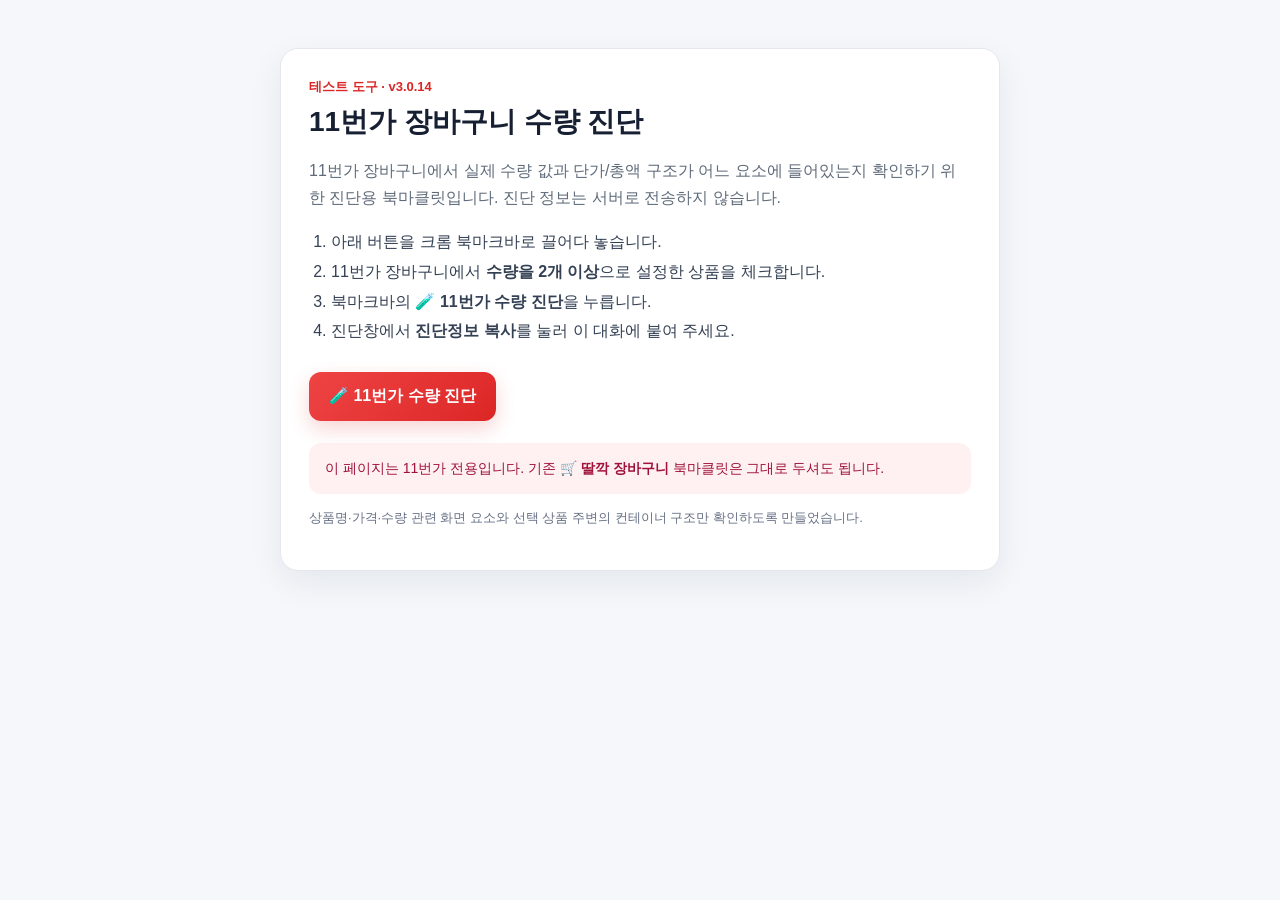
<file: 11st-diagnose.html>
<!DOCTYPE html>
<html lang="ko">
<head>
  <meta charset="UTF-8">
  <meta name="viewport" content="width=device-width, initial-scale=1">
  <title>11번가 수량 진단 | 딸깍 장바구니품의서</title>
  <style>
    *{box-sizing:border-box}
    body{margin:0;background:#f5f7fb;color:#172033;font-family:Pretendard,"Malgun Gothic",sans-serif}
    .wrap{max-width:760px;margin:48px auto;padding:0 20px}
    .card{background:#fff;border:1px solid #e4e7ec;border-radius:18px;padding:28px;box-shadow:0 12px 34px rgba(15,23,42,.07)}
    .eyebrow{font-size:13px;font-weight:800;color:#dc2626}
    h1{margin:7px 0 8px;font-size:28px}
    p{line-height:1.7;color:#5f6b7a}
    ol{padding-left:22px;line-height:1.85;color:#344054}
    .bookmarklet{display:inline-flex;align-items:center;justify-content:center;margin:10px 0 4px;padding:14px 20px;border-radius:12px;
      background:linear-gradient(135deg,#ef4444,#dc2626);color:#fff;text-decoration:none;font-weight:850;box-shadow:0 8px 20px rgba(220,38,38,.2);cursor:grab}
    .note{margin-top:18px;padding:14px 16px;border-radius:12px;background:#fff1f2;color:#9f1239;font-size:14px;line-height:1.65}
    .small{font-size:13px;color:#667085}
  </style>
</head>
<body>
  <main class="wrap">
    <section class="card">
      <span class="eyebrow">테스트 도구 · v3.0.14</span>
      <h1>11번가 장바구니 수량 진단</h1>
      <p>11번가 장바구니에서 실제 수량 값과 단가/총액 구조가 어느 요소에 들어있는지 확인하기 위한 진단용 북마클릿입니다. 진단 정보는 서버로 전송하지 않습니다.</p>
      <ol>
        <li>아래 버튼을 크롬 북마크바로 끌어다 놓습니다.</li>
        <li>11번가 장바구니에서 <b>수량을 2개 이상</b>으로 설정한 상품을 체크합니다.</li>
        <li>북마크바의 <b>🧪 11번가 수량 진단</b>을 누릅니다.</li>
        <li>진단창에서 <b>진단정보 복사</b>를 눌러 이 대화에 붙여 주세요.</li>
      </ol>
      <a id="elevenDiagnoseBookmarklet" class="bookmarklet" href="#">🧪 11번가 수량 진단</a>
      <div class="note">이 페이지는 11번가 전용입니다. 기존 <b>🛒 딸깍 장바구니</b> 북마클릿은 그대로 두셔도 됩니다.</div>
      <p class="small">상품명·가격·수량 관련 화면 요소와 선택 상품 주변의 컨테이너 구조만 확인하도록 만들었습니다.</p>
    </section>
  </main>
  <script>
    (function(){
      var url = new URL('./11st-diagnose.js', location.href).href.split('#')[0].split('?')[0];
      var code = "javascript:(function(){var old=document.getElementById('ddalkkak-11st-diagnose');if(old)old.remove();var s=document.createElement('script');s.id='ddalkkak-11st-diagnose';s.src='" + url + "?t='+Date.now();document.head.appendChild(s);})();";
      document.getElementById('elevenDiagnoseBookmarklet').href = code;
    })();
  </script>
</body>
</html>
</file>
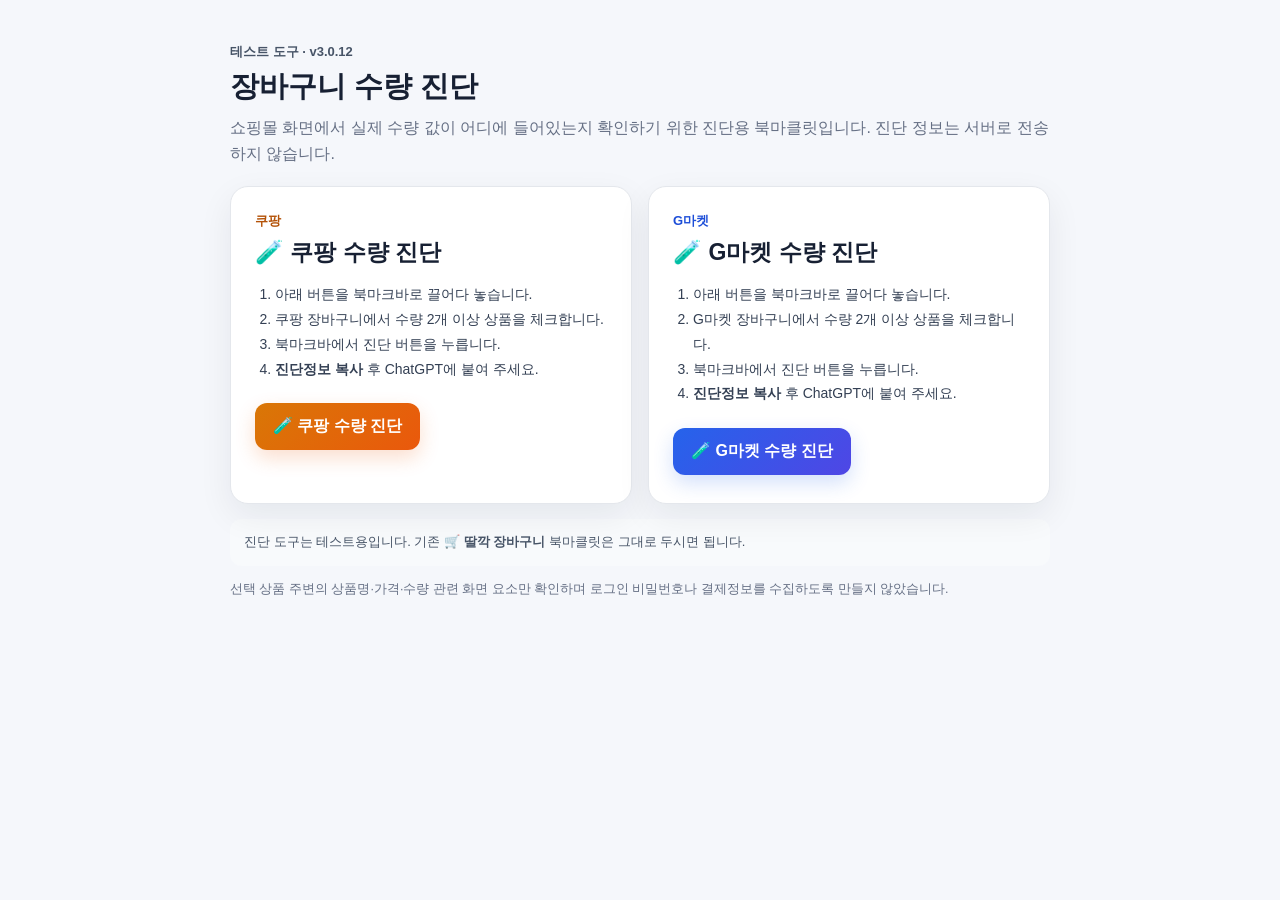
<file: diagnose.html>
<!DOCTYPE html>
<html lang="ko">
<head>
  <meta charset="UTF-8">
  <meta name="viewport" content="width=device-width, initial-scale=1">
  <title>쇼핑몰 수량 진단 | 딸깍 장바구니품의서</title>
  <style>
    *{box-sizing:border-box}
    body{margin:0;background:#f5f7fb;color:#172033;font-family:Pretendard,"Malgun Gothic",sans-serif}
    .wrap{max-width:860px;margin:42px auto;padding:0 20px}
    .hero{margin-bottom:18px}
    .hero .eyebrow{font-size:13px;font-weight:800;color:#475467}
    .hero h1{margin:6px 0 8px;font-size:29px}
    .hero p{margin:0;color:#667085;line-height:1.65}
    .grid{display:grid;grid-template-columns:1fr 1fr;gap:16px}
    .card{background:#fff;border:1px solid #e4e7ec;border-radius:18px;padding:24px;box-shadow:0 12px 34px rgba(15,23,42,.07)}
    .eyebrow{font-size:13px;font-weight:800}
    .coupang .eyebrow{color:#b45309}.gmarket .eyebrow{color:#1d4ed8}
    h2{margin:7px 0 8px;font-size:23px}
    p{line-height:1.65;color:#5f6b7a}
    ol{padding-left:20px;line-height:1.78;color:#344054;font-size:14px}
    .bookmarklet{display:inline-flex;align-items:center;justify-content:center;margin:8px 0 4px;padding:13px 18px;border-radius:12px;color:#fff;text-decoration:none;font-weight:850;cursor:grab}
    .coupang .bookmarklet{background:linear-gradient(135deg,#d97706,#ea580c);box-shadow:0 8px 20px rgba(234,88,12,.2)}
    .gmarket .bookmarklet{background:linear-gradient(135deg,#2563eb,#4f46e5);box-shadow:0 8px 20px rgba(37,99,235,.2)}
    .note{margin-top:15px;padding:13px 14px;border-radius:12px;background:#f8fafc;color:#475467;font-size:13px;line-height:1.6}
    .small{font-size:12.5px;color:#667085;margin-bottom:0}
    @media(max-width:760px){.grid{grid-template-columns:1fr}}
  </style>
</head>
<body>
  <main class="wrap">
    <div class="hero">
      <span class="eyebrow">테스트 도구 · v3.0.12</span>
      <h1>장바구니 수량 진단</h1>
      <p>쇼핑몰 화면에서 실제 수량 값이 어디에 들어있는지 확인하기 위한 진단용 북마클릿입니다. 진단 정보는 서버로 전송하지 않습니다.</p>
    </div>

    <div class="grid">
      <section class="card coupang">
        <span class="eyebrow">쿠팡</span>
        <h2>🧪 쿠팡 수량 진단</h2>
        <ol>
          <li>아래 버튼을 북마크바로 끌어다 놓습니다.</li>
          <li>쿠팡 장바구니에서 수량 2개 이상 상품을 체크합니다.</li>
          <li>북마크바에서 진단 버튼을 누릅니다.</li>
          <li><b>진단정보 복사</b> 후 ChatGPT에 붙여 주세요.</li>
        </ol>
        <a id="coupangDiagnoseBookmarklet" class="bookmarklet" href="#">🧪 쿠팡 수량 진단</a>
      </section>

      <section class="card gmarket">
        <span class="eyebrow">G마켓</span>
        <h2>🧪 G마켓 수량 진단</h2>
        <ol>
          <li>아래 버튼을 북마크바로 끌어다 놓습니다.</li>
          <li>G마켓 장바구니에서 수량 2개 이상 상품을 체크합니다.</li>
          <li>북마크바에서 진단 버튼을 누릅니다.</li>
          <li><b>진단정보 복사</b> 후 ChatGPT에 붙여 주세요.</li>
        </ol>
        <a id="gmarketDiagnoseBookmarklet" class="bookmarklet" href="#">🧪 G마켓 수량 진단</a>
      </section>
    </div>

    <div class="note">진단 도구는 테스트용입니다. 기존 <b>🛒 딸깍 장바구니</b> 북마클릿은 그대로 두시면 됩니다.</div>
    <p class="small">선택 상품 주변의 상품명·가격·수량 관련 화면 요소만 확인하며 로그인 비밀번호나 결제정보를 수집하도록 만들지 않았습니다.</p>
  </main>
  <script>
    (function(){
      function setBookmarklet(id, scriptName, scriptId) {
        var url = new URL('./' + scriptName, location.href).href.split('#')[0].split('?')[0];
        var code = "javascript:(function(){var old=document.getElementById('" + scriptId + "');if(old)old.remove();var s=document.createElement('script');s.id='" + scriptId + "';s.src='" + url + "?t='+Date.now();document.head.appendChild(s);})();";
        document.getElementById(id).href = code;
      }
      setBookmarklet('coupangDiagnoseBookmarklet','coupang-diagnose.js','ddalkkak-coupang-diagnose');
      setBookmarklet('gmarketDiagnoseBookmarklet','gmarket-diagnose.js','ddalkkak-gmarket-diagnose');
    })();
  </script>
</body>
</html>
</file>
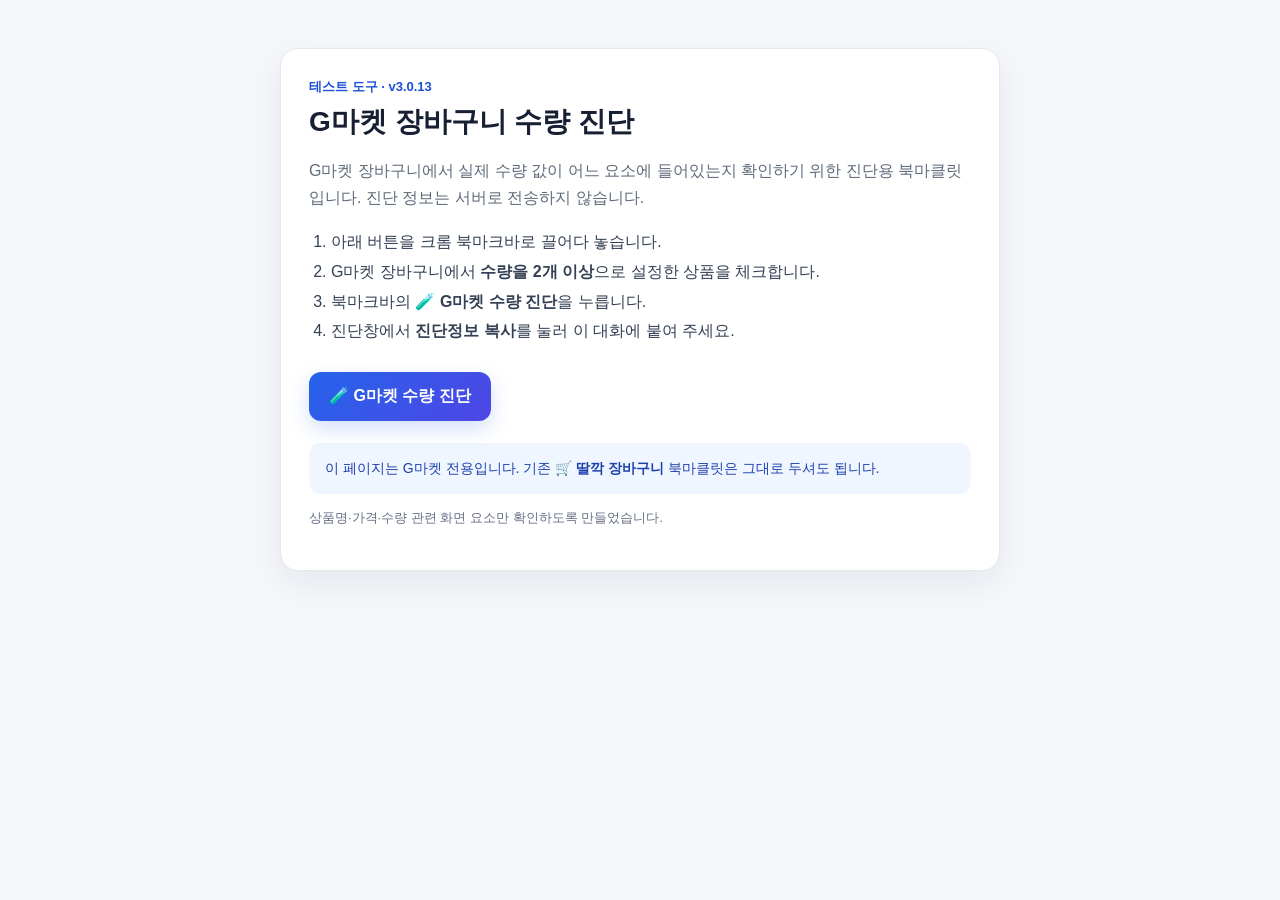
<file: gmarket-diagnose.html>
<!DOCTYPE html>
<html lang="ko">
<head>
  <meta charset="UTF-8">
  <meta name="viewport" content="width=device-width, initial-scale=1">
  <title>G마켓 수량 진단 | 딸깍 장바구니품의서</title>
  <style>
    *{box-sizing:border-box}
    body{margin:0;background:#f5f7fb;color:#172033;font-family:Pretendard,"Malgun Gothic",sans-serif}
    .wrap{max-width:760px;margin:48px auto;padding:0 20px}
    .card{background:#fff;border:1px solid #e4e7ec;border-radius:18px;padding:28px;box-shadow:0 12px 34px rgba(15,23,42,.07)}
    .eyebrow{font-size:13px;font-weight:800;color:#1d4ed8}
    h1{margin:7px 0 8px;font-size:28px}
    p{line-height:1.7;color:#5f6b7a}
    ol{padding-left:22px;line-height:1.85;color:#344054}
    .bookmarklet{display:inline-flex;align-items:center;justify-content:center;margin:10px 0 4px;padding:14px 20px;border-radius:12px;
      background:linear-gradient(135deg,#2563eb,#4f46e5);color:#fff;text-decoration:none;font-weight:850;box-shadow:0 8px 20px rgba(37,99,235,.2);cursor:grab}
    .note{margin-top:18px;padding:14px 16px;border-radius:12px;background:#eff6ff;color:#1e40af;font-size:14px;line-height:1.65}
    .small{font-size:13px;color:#667085}
  </style>
</head>
<body>
  <main class="wrap">
    <section class="card">
      <span class="eyebrow">테스트 도구 · v3.0.13</span>
      <h1>G마켓 장바구니 수량 진단</h1>
      <p>G마켓 장바구니에서 실제 수량 값이 어느 요소에 들어있는지 확인하기 위한 진단용 북마클릿입니다. 진단 정보는 서버로 전송하지 않습니다.</p>
      <ol>
        <li>아래 버튼을 크롬 북마크바로 끌어다 놓습니다.</li>
        <li>G마켓 장바구니에서 <b>수량을 2개 이상</b>으로 설정한 상품을 체크합니다.</li>
        <li>북마크바의 <b>🧪 G마켓 수량 진단</b>을 누릅니다.</li>
        <li>진단창에서 <b>진단정보 복사</b>를 눌러 이 대화에 붙여 주세요.</li>
      </ol>
      <a id="gmarketDiagnoseBookmarklet" class="bookmarklet" href="#">🧪 G마켓 수량 진단</a>
      <div class="note">이 페이지는 G마켓 전용입니다. 기존 <b>🛒 딸깍 장바구니</b> 북마클릿은 그대로 두셔도 됩니다.</div>
      <p class="small">상품명·가격·수량 관련 화면 요소만 확인하도록 만들었습니다.</p>
    </section>
  </main>
  <script>
    (function(){
      var url = new URL('./gmarket-diagnose.js', location.href).href.split('#')[0].split('?')[0];
      var code = "javascript:(function(){var old=document.getElementById('ddalkkak-gmarket-diagnose');if(old)old.remove();var s=document.createElement('script');s.id='ddalkkak-gmarket-diagnose';s.src='" + url + "?t='+Date.now();document.head.appendChild(s);})();";
      document.getElementById('gmarketDiagnoseBookmarklet').href = code;
    })();
  </script>
</body>
</html>
</file>
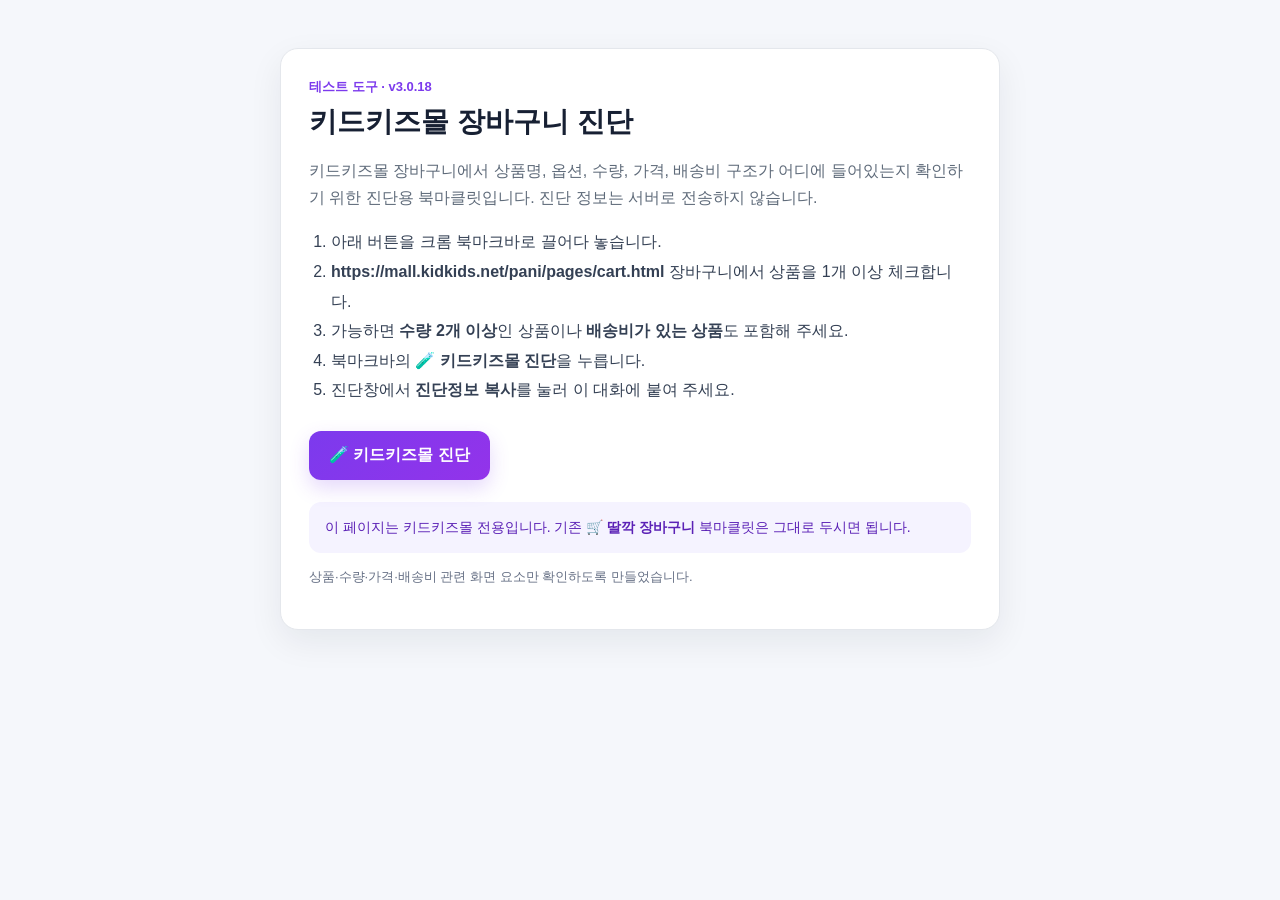
<file: kidkids-diagnose.html>
<!DOCTYPE html>
<html lang="ko">
<head>
  <meta charset="UTF-8">
  <meta name="viewport" content="width=device-width, initial-scale=1">
  <title>키드키즈몰 장바구니 진단 | 딸깍 장바구니품의서</title>
  <style>
    *{box-sizing:border-box}
    body{margin:0;background:#f5f7fb;color:#172033;font-family:Pretendard,"Malgun Gothic",sans-serif}
    .wrap{max-width:760px;margin:48px auto;padding:0 20px}
    .card{background:#fff;border:1px solid #e4e7ec;border-radius:18px;padding:28px;box-shadow:0 12px 34px rgba(15,23,42,.07)}
    .eyebrow{font-size:13px;font-weight:800;color:#7c3aed}
    h1{margin:7px 0 8px;font-size:28px}
    p{line-height:1.7;color:#5f6b7a}
    ol{padding-left:22px;line-height:1.85;color:#344054}
    .bookmarklet{display:inline-flex;align-items:center;justify-content:center;margin:10px 0 4px;padding:14px 20px;border-radius:12px;
      background:linear-gradient(135deg,#7c3aed,#9333ea);color:#fff;text-decoration:none;font-weight:850;box-shadow:0 8px 20px rgba(124,58,237,.2);cursor:grab}
    .note{margin-top:18px;padding:14px 16px;border-radius:12px;background:#f5f3ff;color:#5b21b6;font-size:14px;line-height:1.65}
    .small{font-size:13px;color:#667085}
  </style>
</head>
<body>
  <main class="wrap">
    <section class="card">
      <span class="eyebrow">테스트 도구 · v3.0.18</span>
      <h1>키드키즈몰 장바구니 진단</h1>
      <p>키드키즈몰 장바구니에서 상품명, 옵션, 수량, 가격, 배송비 구조가 어디에 들어있는지 확인하기 위한 진단용 북마클릿입니다. 진단 정보는 서버로 전송하지 않습니다.</p>
      <ol>
        <li>아래 버튼을 크롬 북마크바로 끌어다 놓습니다.</li>
        <li><b>https://mall.kidkids.net/pani/pages/cart.html</b> 장바구니에서 상품을 1개 이상 체크합니다.</li>
        <li>가능하면 <b>수량 2개 이상</b>인 상품이나 <b>배송비가 있는 상품</b>도 포함해 주세요.</li>
        <li>북마크바의 <b>🧪 키드키즈몰 진단</b>을 누릅니다.</li>
        <li>진단창에서 <b>진단정보 복사</b>를 눌러 이 대화에 붙여 주세요.</li>
      </ol>
      <a id="kidkidsDiagnoseBookmarklet" class="bookmarklet" href="#">🧪 키드키즈몰 진단</a>
      <div class="note">이 페이지는 키드키즈몰 전용입니다. 기존 <b>🛒 딸깍 장바구니</b> 북마클릿은 그대로 두시면 됩니다.</div>
      <p class="small">상품·수량·가격·배송비 관련 화면 요소만 확인하도록 만들었습니다.</p>
    </section>
  </main>
  <script>
    (function(){
      var url = new URL('./kidkids-diagnose.js', location.href).href.split('#')[0].split('?')[0];
      var code = "javascript:(function(){var old=document.getElementById('ddalkkak-kidkids-diagnose');if(old)old.remove();var s=document.createElement('script');s.id='ddalkkak-kidkids-diagnose';s.src='" + url + "?t='+Date.now();document.head.appendChild(s);})();";
      document.getElementById('kidkidsDiagnoseBookmarklet').href = code;
    })();
  </script>
</body>
</html>
</file>
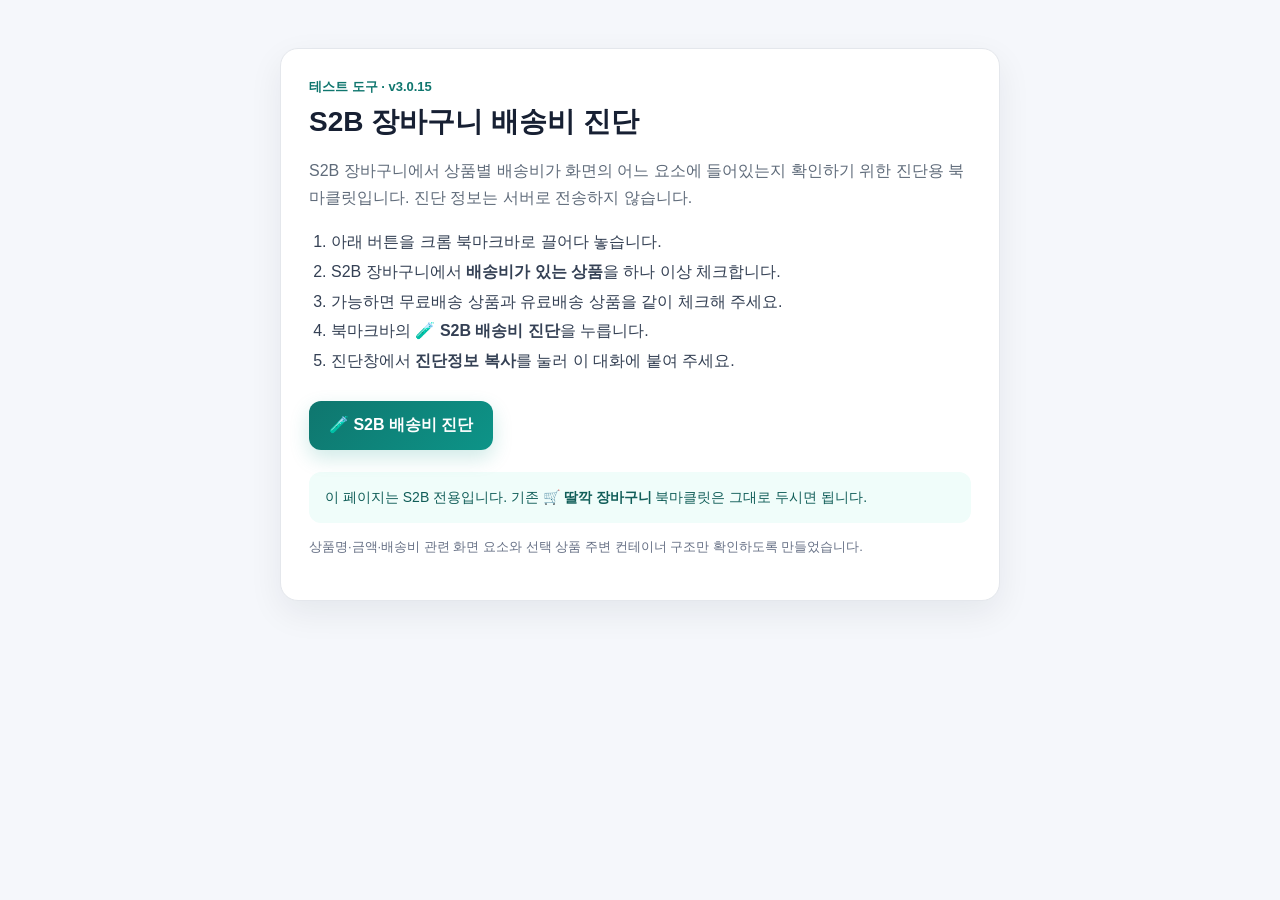
<file: s2b-diagnose.html>
<!DOCTYPE html>
<html lang="ko">
<head>
  <meta charset="UTF-8">
  <meta name="viewport" content="width=device-width, initial-scale=1">
  <title>S2B 배송비 진단 | 딸깍 장바구니품의서</title>
  <style>
    *{box-sizing:border-box}
    body{margin:0;background:#f5f7fb;color:#172033;font-family:Pretendard,"Malgun Gothic",sans-serif}
    .wrap{max-width:760px;margin:48px auto;padding:0 20px}
    .card{background:#fff;border:1px solid #e4e7ec;border-radius:18px;padding:28px;box-shadow:0 12px 34px rgba(15,23,42,.07)}
    .eyebrow{font-size:13px;font-weight:800;color:#0f766e}
    h1{margin:7px 0 8px;font-size:28px}
    p{line-height:1.7;color:#5f6b7a}
    ol{padding-left:22px;line-height:1.85;color:#344054}
    .bookmarklet{display:inline-flex;align-items:center;justify-content:center;margin:10px 0 4px;padding:14px 20px;border-radius:12px;
      background:linear-gradient(135deg,#0f766e,#0d9488);color:#fff;text-decoration:none;font-weight:850;box-shadow:0 8px 20px rgba(13,148,136,.2);cursor:grab}
    .note{margin-top:18px;padding:14px 16px;border-radius:12px;background:#f0fdfa;color:#115e59;font-size:14px;line-height:1.65}
    .small{font-size:13px;color:#667085}
  </style>
</head>
<body>
  <main class="wrap">
    <section class="card">
      <span class="eyebrow">테스트 도구 · v3.0.15</span>
      <h1>S2B 장바구니 배송비 진단</h1>
      <p>S2B 장바구니에서 상품별 배송비가 화면의 어느 요소에 들어있는지 확인하기 위한 진단용 북마클릿입니다. 진단 정보는 서버로 전송하지 않습니다.</p>
      <ol>
        <li>아래 버튼을 크롬 북마크바로 끌어다 놓습니다.</li>
        <li>S2B 장바구니에서 <b>배송비가 있는 상품</b>을 하나 이상 체크합니다.</li>
        <li>가능하면 무료배송 상품과 유료배송 상품을 같이 체크해 주세요.</li>
        <li>북마크바의 <b>🧪 S2B 배송비 진단</b>을 누릅니다.</li>
        <li>진단창에서 <b>진단정보 복사</b>를 눌러 이 대화에 붙여 주세요.</li>
      </ol>
      <a id="s2bDiagnoseBookmarklet" class="bookmarklet" href="#">🧪 S2B 배송비 진단</a>
      <div class="note">이 페이지는 S2B 전용입니다. 기존 <b>🛒 딸깍 장바구니</b> 북마클릿은 그대로 두시면 됩니다.</div>
      <p class="small">상품명·금액·배송비 관련 화면 요소와 선택 상품 주변 컨테이너 구조만 확인하도록 만들었습니다.</p>
    </section>
  </main>
  <script>
    (function(){
      var url = new URL('./s2b-diagnose.js', location.href).href.split('#')[0].split('?')[0];
      var code = "javascript:(function(){var old=document.getElementById('ddalkkak-s2b-diagnose');if(old)old.remove();var s=document.createElement('script');s.id='ddalkkak-s2b-diagnose';s.src='" + url + "?t='+Date.now();document.head.appendChild(s);})();";
      document.getElementById('s2bDiagnoseBookmarklet').href = code;
    })();
  </script>
</body>
</html>
</file>
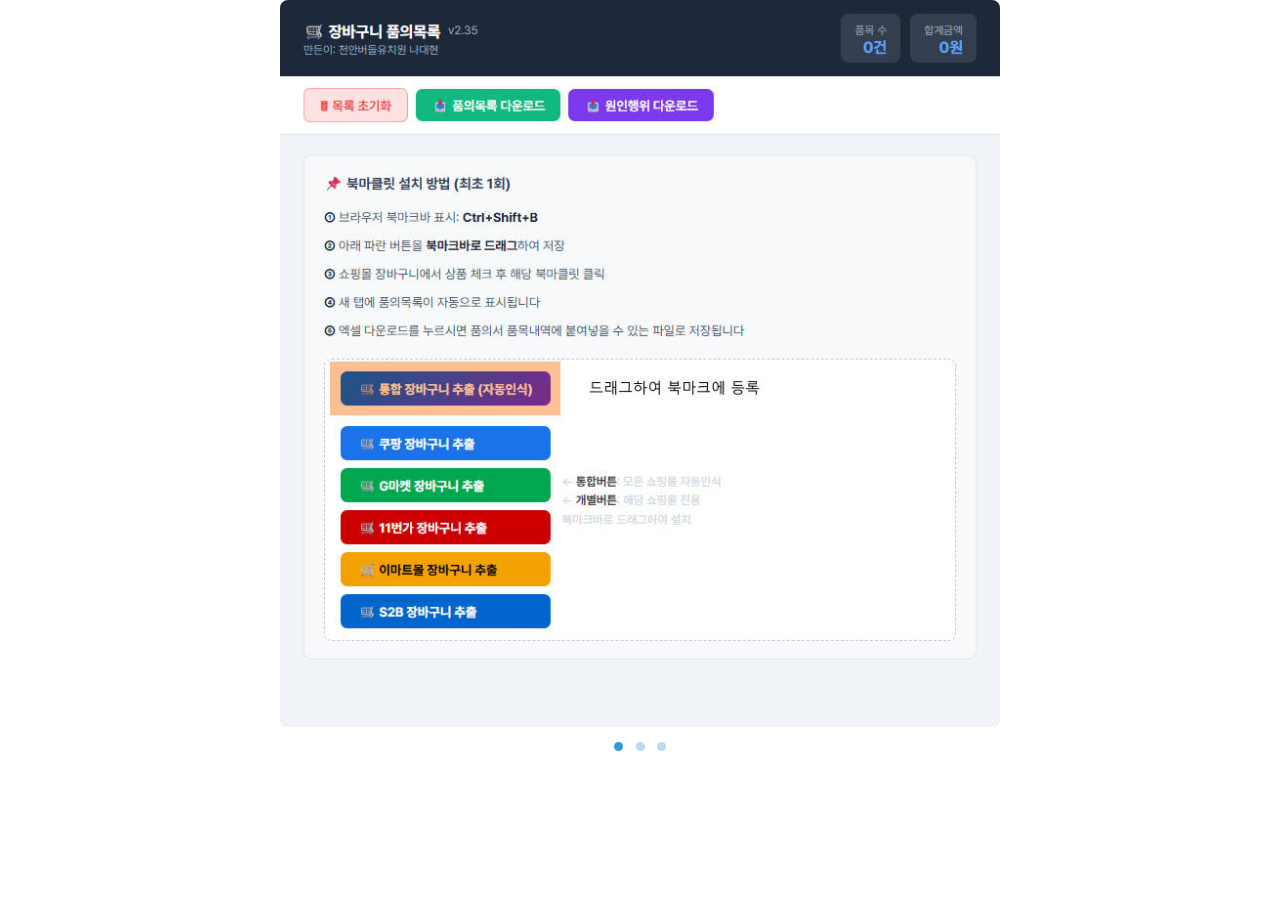
<file: slider_page.html>
<!DOCTYPE html>
<html lang="ko">
<head>
<meta charset="UTF-8">
<style>
  body { margin:0; font-family:'Malgun Gothic','맑은 고딕',sans-serif; }
  .slider { position:relative; width:100%; max-width:720px; margin:0 auto; overflow:hidden; border-radius:8px; }
  .slides { display:flex; transition:transform 0.4s ease; }
  .slides img { width:100%; flex:0 0 100%; display:block; }
  .dots { text-align:center; padding:10px 0; }
  .dots span { display:inline-block; width:9px; height:9px; border-radius:50%; background:#bcd9f0; margin:0 4px; cursor:pointer; }
  .dots span.active { background:#3498db; }
</style>
</head>
<body>

<div class="slider">
  <div class="slides" id="slides">
    <img src="pic1.JPG">
    <img src="pic2.JPG">
    <img src="pic3.JPG">
  </div>
</div>
<div class="dots" id="dots">
  <span onclick="goTo(0)" class="active"></span>
  <span onclick="goTo(1)"></span>
  <span onclick="goTo(2)"></span>
</div>

<script>
  let idx = 0;
  const total = 3;
  const slidesEl = document.getElementById('slides');
  const dotEls = document.querySelectorAll('.dots span');

  function goTo(i) {
    idx = i;
    slidesEl.style.transform = 'translateX(-' + (idx * 100) + '%)';
    dotEls.forEach((d, n) => d.classList.toggle('active', n === idx));
  }

  setInterval(() => { goTo((idx + 1) % total); }, 4000);
</script>

</body>
</html>
</file>
